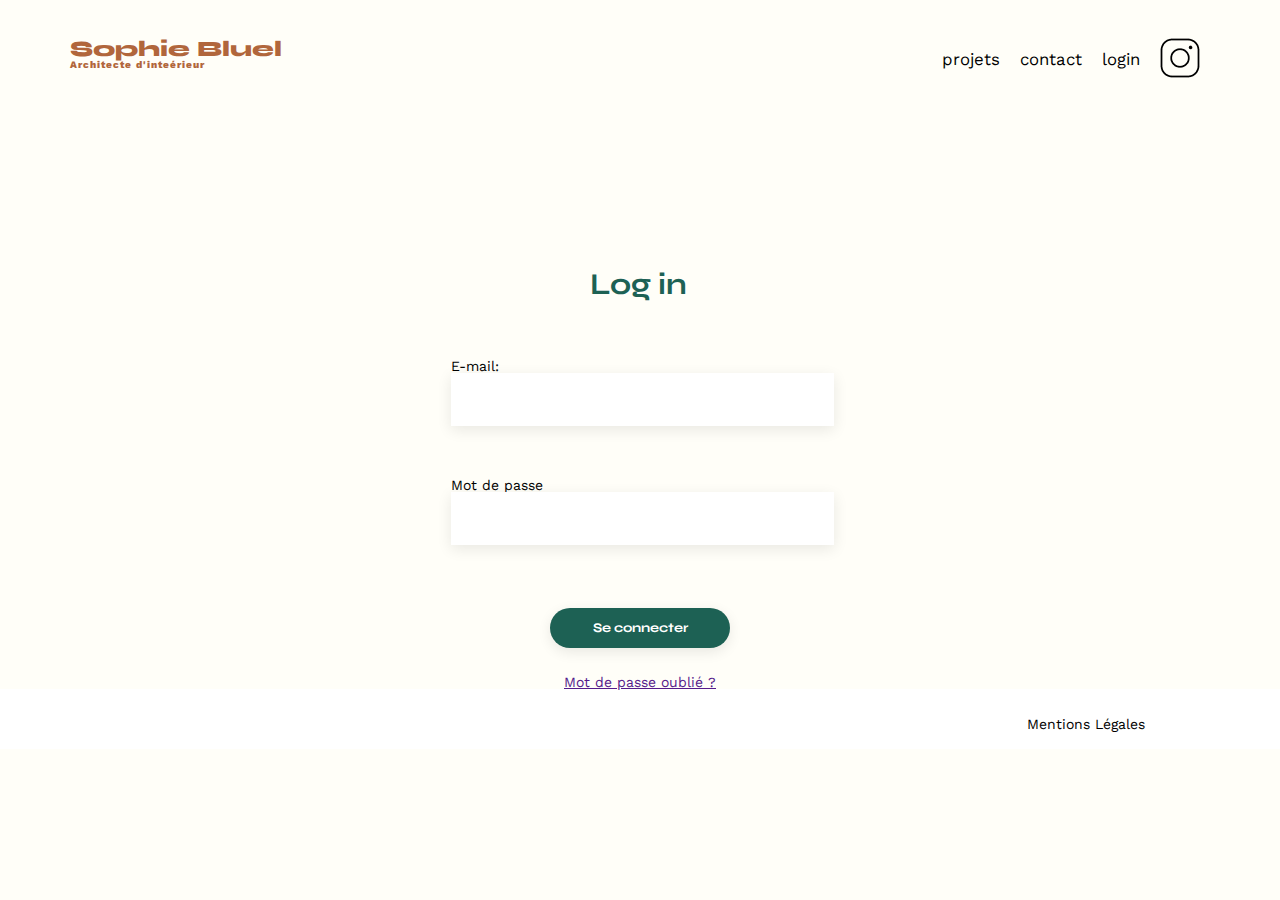
<file: FrontEnd/login.html>
<!DOCTYPE html>
<html lang="fr">
<head>
	<meta charset="UTF-8">
	<title>Sophie Bluel - Architecte d'intérieur</title>
	<meta name="viewport" content="width=device-width, initial-scale=1.0">
	<link rel="preconnect" href="https://fonts.googleapis.com">
	<link rel="preconnect" href="https://fonts.gstatic.com" crossorigin>
	<link href="https://fonts.googleapis.com/css2?family=Syne:wght@700;800&family=Work+Sans&display=swap" rel="stylesheet">
	<meta name="description" content="">
	<link rel="stylesheet" href="./assets/style.css">
    <link rel="stylesheet" href="./assets/login.css">
</head>
<body>
    <header>       
        <h1>Sophie Bluel <span>Architecte d'inteérieur</span></h1>
        <nav>
            <ul>
                <li><a href="./index.html">projets</a></li>
                <li><a href="./index.html#contact">contact</a></li>
                <li>login</li>
                <li><img src="./assets/icons/instagram.png" alt="Instagram"></li>
            </ul>
        </nav>
    </header>
    <main> 
        <h2>Log in</h2>
        <!--formulaire de connexion-->
        <form action="">
            <div>
                <label for="email">E-mail:</label>
                <input type="email" id="email" name="user_email" />
            </div>
            <div>
                <label for="password">Mot de passe</label>
			    <input type="password" id="password">
                <p></p>
            </div>
            <input type="submit" value="Se connecter" class="submit">
            <a href="">Mot de passe oublié ?</a>     
        </form>
    </main>
    <footer>
        <nav>
            <ul>
                <li>Mentions Légales</li>
            </ul>
        </nav>
    </footer>
    <script src="./assets/login.js"></script>
</body>
</html>
</file>
<file: FrontEnd/assets/login.css>
h2{
    width: 100px;
    margin: auto;
    margin-top: 150px;
    margin-bottom: 60px;
}
form , input{
    width: 379px;
    margin: auto;
}
input{ 
    box-shadow: 0px 4px 14px 0px rgba(0, 0, 0, 0.09);
    border: none;
    height: 51px;
    
}
#email{
    margin-bottom: 52px;  
}
#password{
    margin-bottom: 37px;
}
.submit{
    display: flex;
    justify-content: center;
    height: 40px; 
}
form a{
    display: flex;
    justify-content: center;
}
.error{
    box-shadow: 0px 2px 7px 0px red; 
}
</file>
<file: FrontEnd/assets/style.css>
/* http://meyerweb.com/eric/tools/css/reset/
   v2.0 | 20110126
   License: none (public domain)
*/

html, body, div, span, applet, object, iframe,
h1, h2, h3, h4, h5, h6, p, blockquote, pre,
a, abbr, acronym, address, big, cite, code,
del, dfn, em, img, ins, kbd, q, s, samp,
small, strike, strong, sub, sup, tt, var,
b, u, i, center,
dl, dt, dd, ol, ul, li,
fieldset, form, label, legend,
table, caption, tbody, tfoot, thead, tr, th, td,
article, aside, canvas, details, embed,
figure, figcaption, footer, header, hgroup,
menu, nav, output, ruby, section, summary,
time, mark, audio, video {
	margin: 0;
	padding: 0;
	border: 0;
	font-size: 100%;
	font: inherit;
	vertical-align: baseline;
}
/* HTML5 display-role reset for older browsers */
article, aside, details, figcaption, figure,
footer, header, hgroup, menu, nav, section {
	display: block;
}
body {
	line-height: 1;
}
ol, ul {
	list-style: none;
}
blockquote, q {
	quotes: none;
}
blockquote:before, blockquote:after,
q:before, q:after {
	content: '';
	content: none;
}
table {
	border-collapse: collapse;
	border-spacing: 0;
}
/** end reset css**/
body{
	font-family: 'Work Sans' ;
	font-size: 14px;
	background: #FFFEF8;
	
}
/**************/
main{
	max-width: 1140px;
	margin:auto;
}
header  {
	display: flex;
	justify-content: space-between;
	padding: 38px;
	max-width: 1140px;
	margin:auto;
}
/*******édition*******/
.modal-edit{
	justify-content: center;
	align-items: baseline;
	gap: 21px;
	padding: 5px;
	background: black;
	color: #FFFEF8;
}
.modal-edit .btn-modal{
	background: black;
	color: #FFFEF8;
}
.btn-change{
	font-family: 'work sans';
	height: 38px;
	width: 200px;
	border-radius: 60px;
}
section {
	margin: 50px 0
}
h1{
	display: flex;
	flex-direction: column;
	font-family: 'Syne';
	font-size: 22px;
	font-weight: 800;
	color: #B1663C
}
h1 > span {
	font-family: 'Work Sans';
	font-size:10px;
	letter-spacing: 0.1em;
;
}
h2{
	font-family: 'Syne';
	font-weight: 700;
	font-size: 30px;
	color: #1D6154
}
nav ul {
	display: flex;
	align-items: center;
	list-style-type: none;
}
nav li {
	padding: 0 10px;
	font-size: 1.2em;
}
nav li a{
	text-decoration: none;
	color: black;
}
li:hover {
	color: #B1663C;
}
#introduction {
	display: flex;
	align-items: center;
}
#introduction figure {
	flex: 1
}
#introduction img {
	display: block;
	margin: auto;
	width: 80%;
}
#introduction article {
	flex: 1
}
#introduction h2 {
	margin-bottom: 1em;
}
#introduction p {
	margin-bottom: 0.5em;
}
#portfolio h2 {
	text-align: center;
}
/**********modale**************/
.js-modal{
	color: black;
	text-decoration: none;
}
.btn-modal{
	justify-content: center;
	gap: 6px;
	font-size: 1em;
	border: none;
	cursor: pointer;
	background: #FFFEF8;
}
.modal-intro{
	display: flex;
	margin: 15px 0px 0px 55px;
}
.modal-work{
	display: flex;
	justify-content: center;
	align-items: center;
	gap: 20px;
	padding-left: 100px;
	margin-bottom: 2.5em;
}
.modal{
	display: none;
	position: fixed;
	align-items: center;
	justify-content: center;
	top: 0;
	left: 0;
	width: 100%;
	height: 100%;
	background-color: rgba(0, 0, 0, 0.30);
}
.modal-wrapper{
	overflow: auto;
	width: 600px;
	height: 80%;
	padding: 20px;
	background: #fff
}
.modal-icon{
	position: relative;
	padding-top: 5px;
	padding-bottom: 10px;
}
.btn-return-modalWork{
	font-size: 21px;
	line-height: 1px;
	position: absolute;
	left: 5px;
}
.modal-wrapper .fa-xmark{
	position: absolute;
	right: 5px;
	font-size: 24px;
}
/***modale gallerie***/
.modal-work-content{
	display: flex;
	flex-direction: column;
	align-items: center;
}
.modal-work-content h3{
	font-size: 26px;
	margin-top: 13px;
	
}
.modal-gallery{	
	margin: 46px 0px;
	display: grid;
	grid-template-columns: 1fr 1fr 1fr 1fr 1fr;
	grid-template-rows: auto;
	row-gap:  7px;
	column-gap: 7px;
}
.modal-gallery figure{
	position: relative;
}
.modal-gallery img{
	width: 78px;
	height: 104px;
}
.modal-gallery button{
	position: absolute;
	color: #ffffff;
	background: black;
	border: none;
	border-radius: 3px;
	width: 19px;
	height: 19px;
	padding: 1px;
}
.js-btn-delete{
	top: 3px;
	right: 3px;
}
.js-btn-move{
	display: none;
	position: absolute;	
}
figure:hover .js-btn-move{
	display: block;
	top: 3px;
	right: 26px;
}
.fa-trash-can,.fa-arrows-up-down-left-right{
	font-size: x-small;
}
.line{
	color: #B3B3B3;
	width: 75%;
}
.submit{
    display: flex;
    justify-content: center;
    height: 36px; 
	border: none;
}
.delete-gallery{
	color:#D65353;
	font-size: 14px;
}
/**contenu modale ajout de travaux**/

.modal-add-work-content h3{
	font-size: 26px;	
	max-width: 150px;
	margin: auto;

}
.modal-add-work-content  form{
	max-width: 420px;
	margin: auto;
}
form .add-img{
	display: flex;
	flex-direction: column;
	align-items: center;
	height: 195px;
	border: none;
	border: 3px;
	box-sizing: border-box;
	background:#E8F1F6;
	margin: 36px 0px 30px;
}						
.js-ampty-preview-container{
	display: flex;
    flex-direction: column;
    align-items: center;
}
form .add-img i{
	font-size: 58px;
	color:#B9C5CC ;
	margin: 22px 0px 15px 0px;
}
form .btn-add-file{
	font-weight: 500;
	color:#306685;
	background: #CBD6DC;
	width: 173px;
	height: 36px;
	text-align: center;
	box-sizing: border-box;
	border-radius: 50px ;
	margin-bottom: 7px;
	padding: 10px;
}
form .add-img input[type="file"]{
	display: none;
}
form .add-img p{
	color:  #444;
	font-size: 10px;
}
form .balise-modal-add-work{
	display:flex;
	flex-direction: column;
	margin-bottom: 26px;
}
.balise-modal-add-work label{
	font-size: 14px;
	color:#3D3D3D ;
	margin-bottom: 10px;
}
.balise-modal-add-work input, .balise-modal-add-work select{
	border: none;
	height: 51px;
	box-shadow: 0px 4px 14px 0px rgba(0, 0, 0, 0.09);
	margin-bottom: 21px;
}
.msg-resp-delete , .msg-resp-add{ 
	color:#D65353;
	margin-top: 0px;
	font-size: 14px;
}
.error{
    box-shadow: 0px 2px 7px 0px #D65353; 
}
.btn-valid-addWork{
	display: flex;
	background: #A7A7A7;
	color: #FFF;
	font-weight: 500;
	height: 36px;
	border: none;
	border-radius: 60px;
	padding: 10px 49px 9px;
	width: 236px;
	max-width: 420px;
	margin: auto;
	margin-bottom: 35px;
	margin-top: 32px;
}
.btn-valid-addWork:hover{
	background-color: #1D6154;
}

.line-add{
	color: #B3B3B3;
}
/******filtres*******/
.filters{
	display: flex;
	justify-content: center;
	gap: 10px;
	margin-bottom: 2.5em;
}
.filters button{
	font-family: 'Syne';
	font-weight: 700;
	background: #FFFEF8;
	color: #1D6154;
	border: 1px solid #1D6154;
	font-size: 16px;
	height: 38px;
	margin: 10px;
	padding: 5px 10px;
	min-width:100px;
	text-align: center;
	border-radius: 60px ;
}
.filters button:hover , .filters button:active{
	background-color: #1D6154;
	color: white;
	cursor: pointer;
}
.gallery {
	width: 100%;
	display: grid;
	grid-template-columns: 1fr 1fr 1fr;
	grid-column-gap: 20px;
	grid-row-gap: 20px;
}
.gallery img {
	width: 100%;
}
#contact {
	width: 50%;
margin: auto;
}
#contact > * {
	text-align: center;
}
#contact h2{
	margin-bottom: 20px;
}
#contact form {
	text-align: left;
	margin-top:30px;
	display: flex;
	flex-direction: column;
}
#contact input {
	height: 50px;
	font-size: 1.2em;
	border: none;
	box-shadow: 0px 4px 14px rgba(0, 0, 0, 0.09);
}
#contact label {
	margin: 2em 0 1em 0;
}
#contact textarea {
	border: none;
	box-shadow: 0px 4px 14px rgba(0, 0, 0, 0.09);
}
input[type="submit"]{
	font-family: 'Syne';
	font-weight: 700;
	color: white;
	background-color: #1D6154;
	margin : 2em auto ;
	width: 180px;
	text-align: center;
	border-radius: 60px ;
}
footer{
	background: #FFF;
	height: 60px;
	padding: 0.1px 97px;
}
footer nav ul {
	display: flex;
	justify-content: flex-end;
	margin: 2em;
}
footer nav ul li {
	font-size: 14px;
}
</file>
